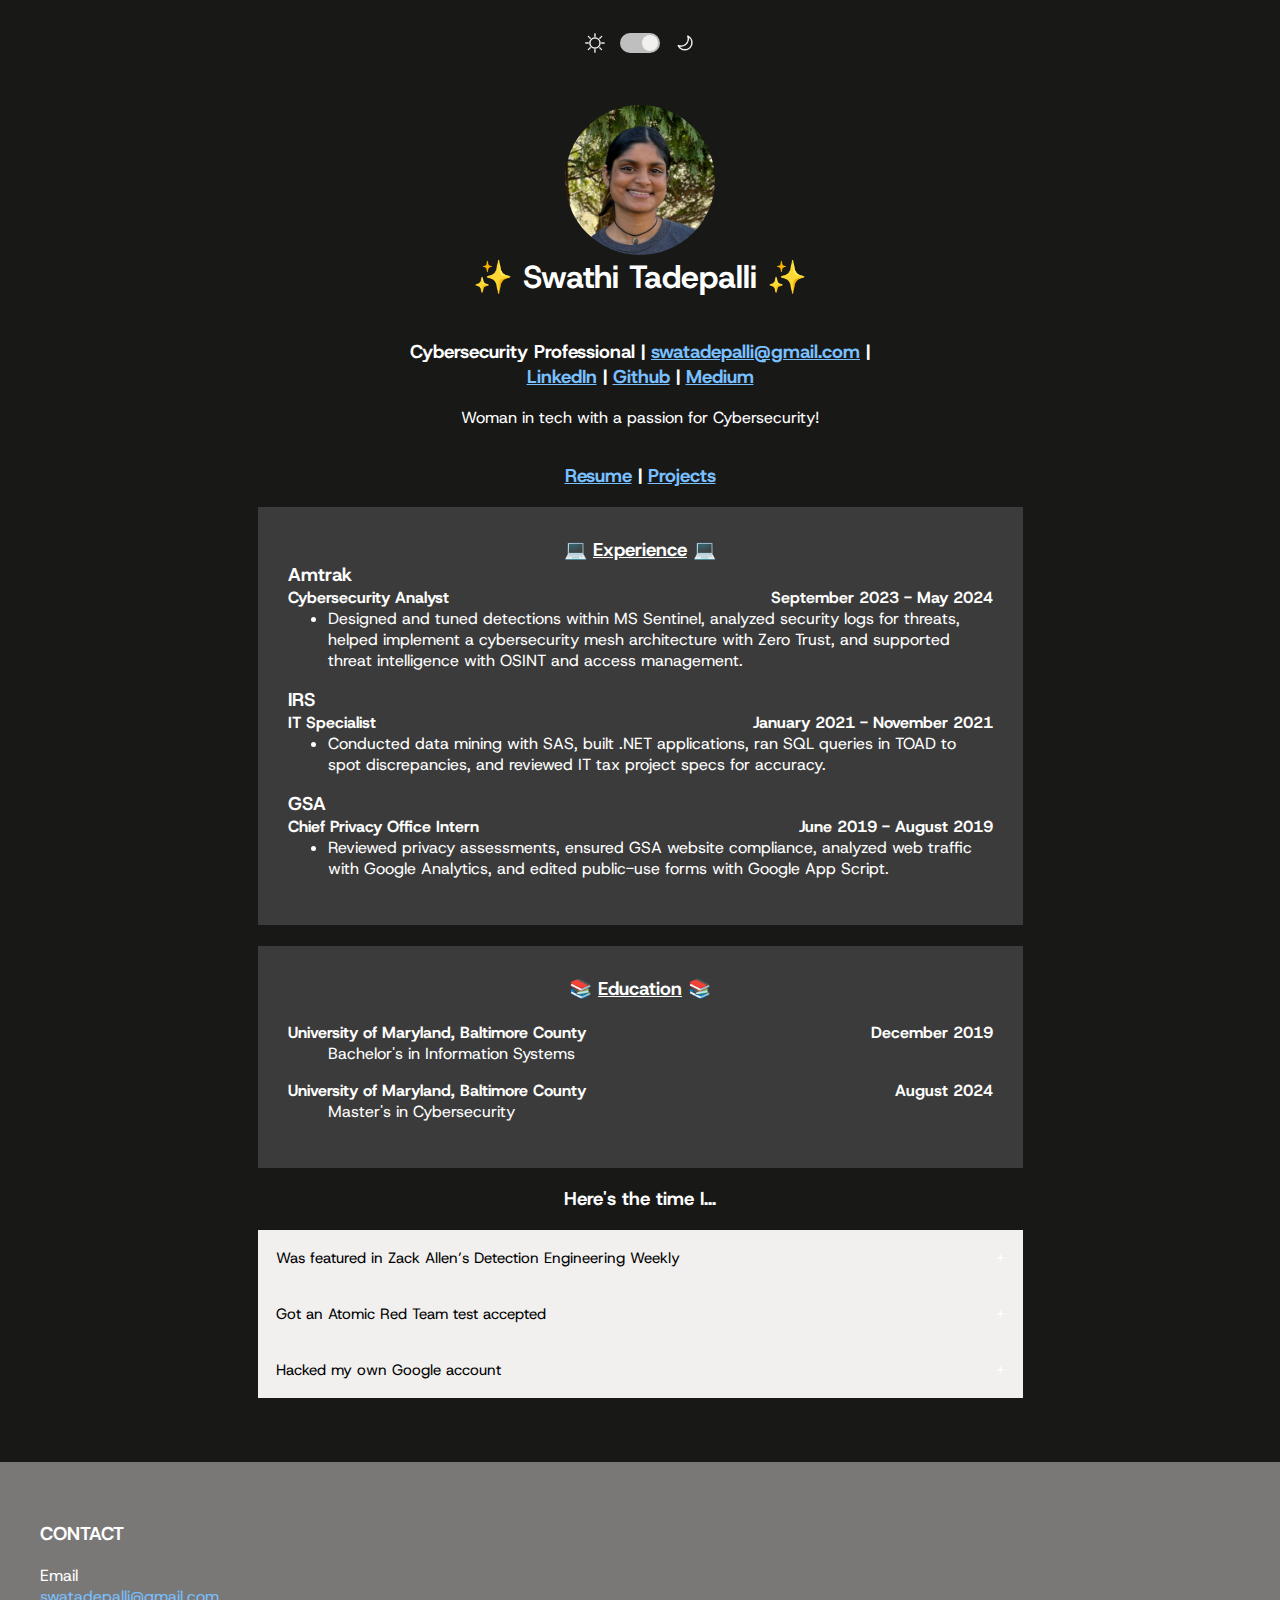
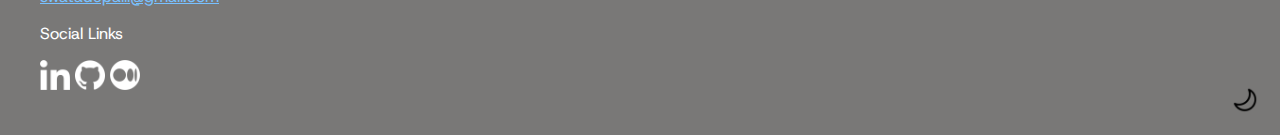
<file: index.html>
<!DOCTYPE html>
<html lang="en">
  <head>
    <meta charset="utf-8" />
    <meta
      name="viewport"
      content="width=device-width, initial-scale=1.0, maximum-scale=1.0, user-scalable=no"
    />
    <title>Swathi's Website</title>
    <link href="css/swathicss.css" rel="stylesheet" />
    <link rel="preconnect" href="https://fonts.googleapis.com" />
    <link rel="preconnect" href="https://fonts.gstatic.com" crossorigin />
    <link
      href="https://fonts.googleapis.com/css2?family=Host+Grotesk:ital,wght@0,300..800;1,300..800&display=swap"
      rel="stylesheet"
    />
	<link rel="icon" type="image/x-icon" href="img/laptop.PNG">
  </head>

  <body>
    <div class="content">
		<div class="mode">
			<img id="sun-icon" src="img/IMG_1269.PNG" class="sun" />
			<label class="switch">
			  <input type="checkbox" id="theme-toggle" />
			  <span class="slider round"></span>
			</label>
			<img id="moon-icon" src="img/IMG_1268.PNG" class="moon" />
		  </div>
      <div class="biodata">
        <img
          src="img/selfie.jpg"
          alt="My Selfie"
          class="profile-image"
        />
        <div class="intro">
          <h1>✨ Swathi Tadepalli ✨</h1>
          <h3>
            Cybersecurity Professional |
            <a href="mailto:swatadepalli@gmail.com" target="_blank">swatadepalli@gmail.com</a> | <br />
                        <a href="https://www.linkedin.com/in/swathi-t-b821a4190/" target="_blank">LinkedIn</a> |
            <a href="https://github.com/swathinator" target="_blank">Github</a> |
            <a href="https://medium.com/@swathitadepalli" target="_blank">Medium</a>
          </h3>
          <p>Woman in tech with a passion for Cybersecurity!</p>
          <h3>
            <a href="resume.html"><sm>Resume</sm></a> | <a href="projects.html"><sm>Projects</sm></a>
          </h3>
        </div>
		<div class="history">	  
			<h3 class="experience">💻 <u>Experience</u> 💻</h3>
			<h3 class="company">Amtrak</h3>
			  <h4 class="role">Cybersecurity Analyst</h4>
			  <h4 class="date">September 2023 - May 2024</h4>
			<ul>
			  <li>
				Designed and tuned detections within MS Sentinel, 
				analyzed security logs for threats, helped implement a 
				cybersecurity mesh architecture with Zero Trust, and supported 
				threat intelligence with OSINT and access management.
			  </li>
			</ul>  
			<h3 class="company">IRS</h3>
			  <h4 class="role">IT Specialist</h4>
			  <h4 class="date">January 2021 - November 2021</h4>
			<ul>  
			  <li>
				Conducted data mining with SAS, built .NET applications, 
				ran SQL queries in TOAD to spot discrepancies, and reviewed 
				IT tax project specs for accuracy.
			  </li>
			</ul>  
			<h3 class="company">GSA</h3>
			  <h4 class="role">Chief Privacy Office Intern</h4>
			  <h4 class="date">June 2019 - August 2019</h4>
			<ul>  
			  <li>
				Reviewed privacy assessments, ensured GSA website compliance,
				 analyzed web traffic with Google Analytics, 
				 and edited public-use forms with Google App Script.
			  </li>
			</ul>
		</div>
	</br>
		<div class="education">
			<h3 class="experience">📚 <u>Education</u> 📚</h3>
		</br>
			  <h4 class="role"> University of Maryland, Baltimore County</h4>
			  <h4 class="date">December 2019</h4>
			<ul>
			  <p>
				Bachelor's in Information Systems
			  </p>
			</ul>  
			<h4 class="role"> University of Maryland, Baltimore County</h4>
			<h4 class="date">August 2024</h4>
		  <ul>
			<p>
			  Master's in Cybersecurity
			</p>
		  </ul>   
		  </div>
        <div class="time">
          <h3>Here's the time I...</h3>
          <button class="collapsible">
            Was featured in Zack Allen’s Detection Engineering Weekly
          </button>
          <div class="story">
            <p>
              My article,<a
                href="https://medium.com/@swathitadepalli/improving-windows-logging-visibility-in-elastic-12e2f6996e64"
                class="link"
              >
                “Improving Windows Logging Visibility in Elastic,” </a
              >was featured in
              <a
                href="https://www.detectionengineering.net/p/det-eng-weekly-82-catchy-title-with"
                class="link"
                >issue #82 of Detection Engineering Weekly</a
              >, a newsletter by Zack Allen that highlights developments in
              Detection Engineering. In the article, I explain how to implement
              Sysmon to enhance logging visibility within Elastic. I also
              illustrate how default telemetry often leaves out basic details
              and how Sysmon can create a more comprehensive view of system
              activities.
            </p>
            <div class="accordianimage">
              <img
                src="img/deteng.JPG"
                class="deteng"
              />
            </div>
          </div>

         
          <button class="collapsible">
            Got an Atomic Red Team test accepted
          </button>
          <div class="story">
            <p>
              Atomic Red Team is an open-source library of scripted attack
              techniques designed to simulate real-world adversary behaviors
              based on the MITRE ATT&CK framework. I chose to test technique
              <a href="https://attack.mitre.org/techniques/T1219/"
                >T1219 - Remote Access Software</a
              >, by writing a
              <a
                href="https://github.com/redcanaryco/atomic-red-team/blob/master/atomics/T1219/T1219.md#atomic-test-12---rustdesk-files-detected-test-on-windows"
                >PowerShell command </a
              >to silently download and install RustDesk, an open-source remote
              desktop application. (My main motivator being the cool t-shirt!!)
            </p>
            <div class="accordianimage">
              <img
                src="img/atomicredteam.jpg"
                class="chrome"
              />
            </div>
          </div>
          <button class="collapsible">Hacked my own Google account</button>
          <div class="story">
            <p>
              In late 2023, Okta experienced a breach in which a malicious actor
              accessed files for 134 customers by stealing credentials stored on
              an employee's work laptop. The employee's use of Chrome's password
              manager, which saves passwords locally and can be easily
              decrypted, allowed the attacker to gain unauthorized access.
              Inspired by this incident, I decided to test the attack on my own
              account by using an
              <a href="https://github.com/ohyicong/decrypt-chrome-passwords"
                >open-source Python script</a
              >
              to decrypt and display saved credentials in clear text.
            </p>
            <div class="accordianimage">
              <img
                src="img/chrome.JPG"
                class="chrome"
              />
            </div>
          </div>
        </div>
      </div>
      <div class="contact">
        <h3>CONTACT</h3>
        <p>
          <t>Email</t><br />
          <a href="mailto: swatadepalli@gmail.com" target="_blank" class="mail"
            >swatadepalli@gmail.com</a
          >
          <br />
        </p>

        <p>
          <sm>Social Links</sm>
        </p>

        <a
          href="https://www.linkedin.com/in/swathi-t-b821a4190/"
          class="links"
        >
          <img
            src="img/linkedinwhite.PNG"
            class="linkedin"
          />
        </a>
        <a href="https://github.com/swathinator" class="links">
          <img
            src="img/githubwhite.PNG"
            class="github"
          />
        </a>
        <a href="https://medium.com/@swathitadepalli" class="links">
          <img
            src="img/mediumwhite.PNG"
            class="medium"
          />
        </a>
      </div>
      <div class="theme-toggle">
        <img id="theme-icon" src="img/IMG_1269.PNG" alt="Toggle Theme" />
      </div>
    </div>
    <script>
     document.addEventListener('DOMContentLoaded', function() {
  const themeToggle = document.getElementById('theme-toggle');
  const sunIcon = document.getElementById('sun-icon');
  const moonIcon = document.getElementById('moon-icon');
  const themeIcon = document.getElementById('theme-icon');

  function updateIcons() {
    if (document.body.classList.contains('dark-theme')) {
      sunIcon.src = "img/sunwhite.PNG"; 
      moonIcon.src = "img/moonwhite.PNG"; 
      themeIcon.src = "img/IMG_1268.PNG"; 
    } else {
      sunIcon.src = "img/IMG_1269.PNG"; 
      moonIcon.src = "img/IMG_1268.PNG"; 
      themeIcon.src = "img/IMG_1269.PNG"; 
    }
  }

  function toggleTheme() {
    document.body.classList.toggle('dark-theme');
    document.body.classList.toggle('light-theme');
    updateIcons();
  }

  // icon update based on the current theme
  updateIcons();

  // Toggle theme with the slider
  themeToggle.addEventListener('change', toggleTheme);

  // Toggle theme with bottom icon
  themeIcon.addEventListener('click', toggleTheme);

  // Theme for time of day
  function setThemeBasedOnTime() {
    var hour = new Date().getHours();
    if (hour >= 6 && hour < 18) {
      document.body.classList.add('light-theme');
      document.body.classList.remove('dark-theme');
      themeToggle.checked = false; // switch to light theme
    } else {
      document.body.classList.add('dark-theme');
      document.body.classList.remove('light-theme');
      themeToggle.checked = true; // switch to dark theme
    }
    updateIcons();
  }

  // theme based on time
  setThemeBasedOnTime();

  // Accordion functionality
  var coll = document.getElementsByClassName("collapsible");
  for (var i = 0; i < coll.length; i++) {
    coll[i].addEventListener("click", function () {
      this.classList.toggle("active");
      var content = this.nextElementSibling;
      if (content.style.maxHeight) {
        content.style.maxHeight = null;
      } else {
        content.style.maxHeight = content.scrollHeight + "px";
      }
    });
  }
});
    </script>
  </body>
</html>
</file>
<file: css/swathicss.css>
body,
html {
  font-family: "Host Grotesk", sans-serif !important;
  font-optical-sizing: auto;
  font-style: normal;
  margin: 0;
  background-color: #f2f0ef;
  position: relative;
}

body {
  transition: background-color 0.5s ease, color 0.5s ease;
}

body.light-theme {
  background-color: #f2f0ef;
  color: black;
}

body.light-theme .story {
  color: black;
}

body.dark-theme {
  background-color: #181817;
  color: white;
}

body.dark-theme .story {
  background-color: #181817;
  color: white;
}

body.dark-theme .collapsible {
  transition: background-color 0.5s ease, color 0.5s ease;
  background-color: #f2f0ef;
  color: black;
}

body.dark-theme .collapsible:hover {
  background-color: #797877;
}

body.dark-theme a {
  color: #78c0ff;
}
body.dark-theme .history,
body.dark-theme .education,
body.dark-theme .projects {
  background-color: #3b3b3b;
}

h5,
p {
  margin-top: 0;
}

.theme-toggle {
  position: absolute;
  bottom: 20px;
  right: 20px;
  width: 30px;
  height: 30px;
  cursor: pointer;
  z-index: 1000;
}

.theme-toggle img {
  width: 100%;
  height: 100%;
}

.mode {
  width: 120px;
  height: 45px;
  display: flex;
  align-items: center;
  justify-content: space-between;
  margin: 20px;
}

.sun, .moon {
  width: 20px;
  height: 20px;
  margin: 0 5px;
}

.switch {
  position: relative;
  width: 40px;
  height: 20px;
}

.slider {
  position: absolute;
  cursor: pointer;
  top: 0;
  left: 0;
  right: 0;
  bottom: 0;
  background-color: black;
  -webkit-transition: 0.6s;
  transition: 0.6s;
  border-radius: 20px;
}

.slider:before {
  position: absolute;
  content: "";
  height: 16px;
  width: 16px;
  left: 2px;
  bottom: 2px;
  background-color: #f2f0ef;
  -webkit-transition: 0.4s;
  transition: 0.4s;
  border-radius: 50%;
}

input:checked + .slider {
  background-color: #bfbfbf;
}

input:checked + .slider:before {
  -webkit-transform: translateX(20px);
  -ms-transform: translateX(20px);
  transform: translateX(20px);
}

.slider.round {
  border-radius: 34px;
}

.slider.round:before {
  border-radius: 50%;
}

.profile-image {
  position: relative;
  display: flex;
  flex-basis: 100%;
  flex: 1;
  align-items: center;
  top: 20px;
  left: 50%;
  transform: translateX(-50%);
  width: 150px;
  height: 150px;
  border-radius: 50%;
  object-fit: cover;
}

.accordianimage {
  text-align: center;
}

.deteng,
.chrome,
.keylogger,
.atomicredteam,
.laptop {
  width: calc(75% - 36px);
  max-height: 100%;
  height: auto !important;
  display: inline-block;
}

.intro {
  position: center;
  text-align: center;
  margin-top: 0px;
  display: flex;
  flex-direction: column;
  align-items: center;
}

.row {
  display: flex;
  justify-content: space-evenly;
  align-items: flex-start;
  width: 100%;
  padding: 20px;
  max-width: 600px;
  margin: 0 auto;
  padding-top: 10px;
}

.col {
  padding-right: 50px;
  display: flex;
  flex-direction: column;
  justify-content: flex-start;
  width: 45%;
}

.contact {
  width: 100%;
  background: #797877;
  padding: 40px;
  box-sizing: border-box;
  color: white;
  margin-top: 5%;
}

.linkedin,
.github,
.medium {
  width: 30px;
  height: 30px;
}

.links {
  text-decoration: none;
}

.collapsible {
  background-color: #181817;
  color: white;
  cursor: pointer;
  padding: 18px;
  width: 90%;
  border: none;
  text-align: left;
  outline: none;
  font-size: 15px;
  font-family: "Host Grotesk", sans-serif !important;
  font-optical-sizing: auto;
  font-style: normal;
}

.active,
.collapsible:hover {
  background-color: #797877;
}

.collapsible:after {
  content: "\002B";
  color: white;
  float: right;
}

.story {
  max-height: 0;
  width: calc(75% - 36px);
  overflow: hidden;
  transition: max-height 0.4s ease-out, padding-top 0.4s ease-out;
  padding: 0 18px;
}

.active + .story {
  padding-top: 10px;
}

.active:after {
  content: "\2212";
}

.time {
  display: flex;
  flex-direction: column;
  text-align: left;
  align-items: center;
}

.biodata {
  max-width: 850px;
}

.content {
  display: flex;
  flex-direction: column;
  text-align: left;
  align-items: center;
  width: 100%;
}

.right {
  text-align: right;
}

.date {
  float: left;
  text-align: right;
  width: 50%;
  margin: 0px;
}

.company{
  margin: 0px;
}

.role {
  float: left;
  width: 50%;
  margin: 0px;
}

.experience {
  margin: 0 auto;
  text-align: center;
  margin: 0px;
}

.history, .education {
  max-width: 90%; 
  width: 100%;
  margin: 0 auto; 
  background-color: #e4e4e4;
  padding: 30px;
  box-sizing: border-box;
} 


@media screen and (max-width: 768px) {
  .history, .education {
    max-width: 95%;
    padding: 20px;
  }
}

/*--------------RESUME--------------*/


.resume {
  height: max-content;
  box-sizing: content-box;
  width: 80vw;
  max-width: 750px;
  margin: auto;
  z-index: 2;
  overflow-y: auto;
}

.canvas {
  position: absolute;
  z-index: 1;
}

.rows {
  font-style: italic;
}

ul {
  margin-top: 0;
  list-style-type: disc;
}

/*--------------PROJECTS--------------*/

.projects {
  height: max-content;
  box-sizing: content-box;
  width: 80vw;
  max-width: 750px;
  margin: auto;
  z-index: 2;
  overflow-y: auto;
  padding: 30px;
  background-color: #e4e4e4;
}

.superduper {
  padding: 50px;
  padding-top: 10px;
  display: block; 
  margin: 0 auto; 
  width: 40vw; 
  max-width: 400px; 
  height: auto; 
}

.projectimg {
  display: block; 
  margin: 0 auto; 
  width: 40vw; 
  max-width: 400px; 
  height: auto; 
}

@media screen and (max-width: 768px) {
  .superduper, .projectimg {
    width: 60vw; 
    max-width: 300px; 
  }
}
</file>
